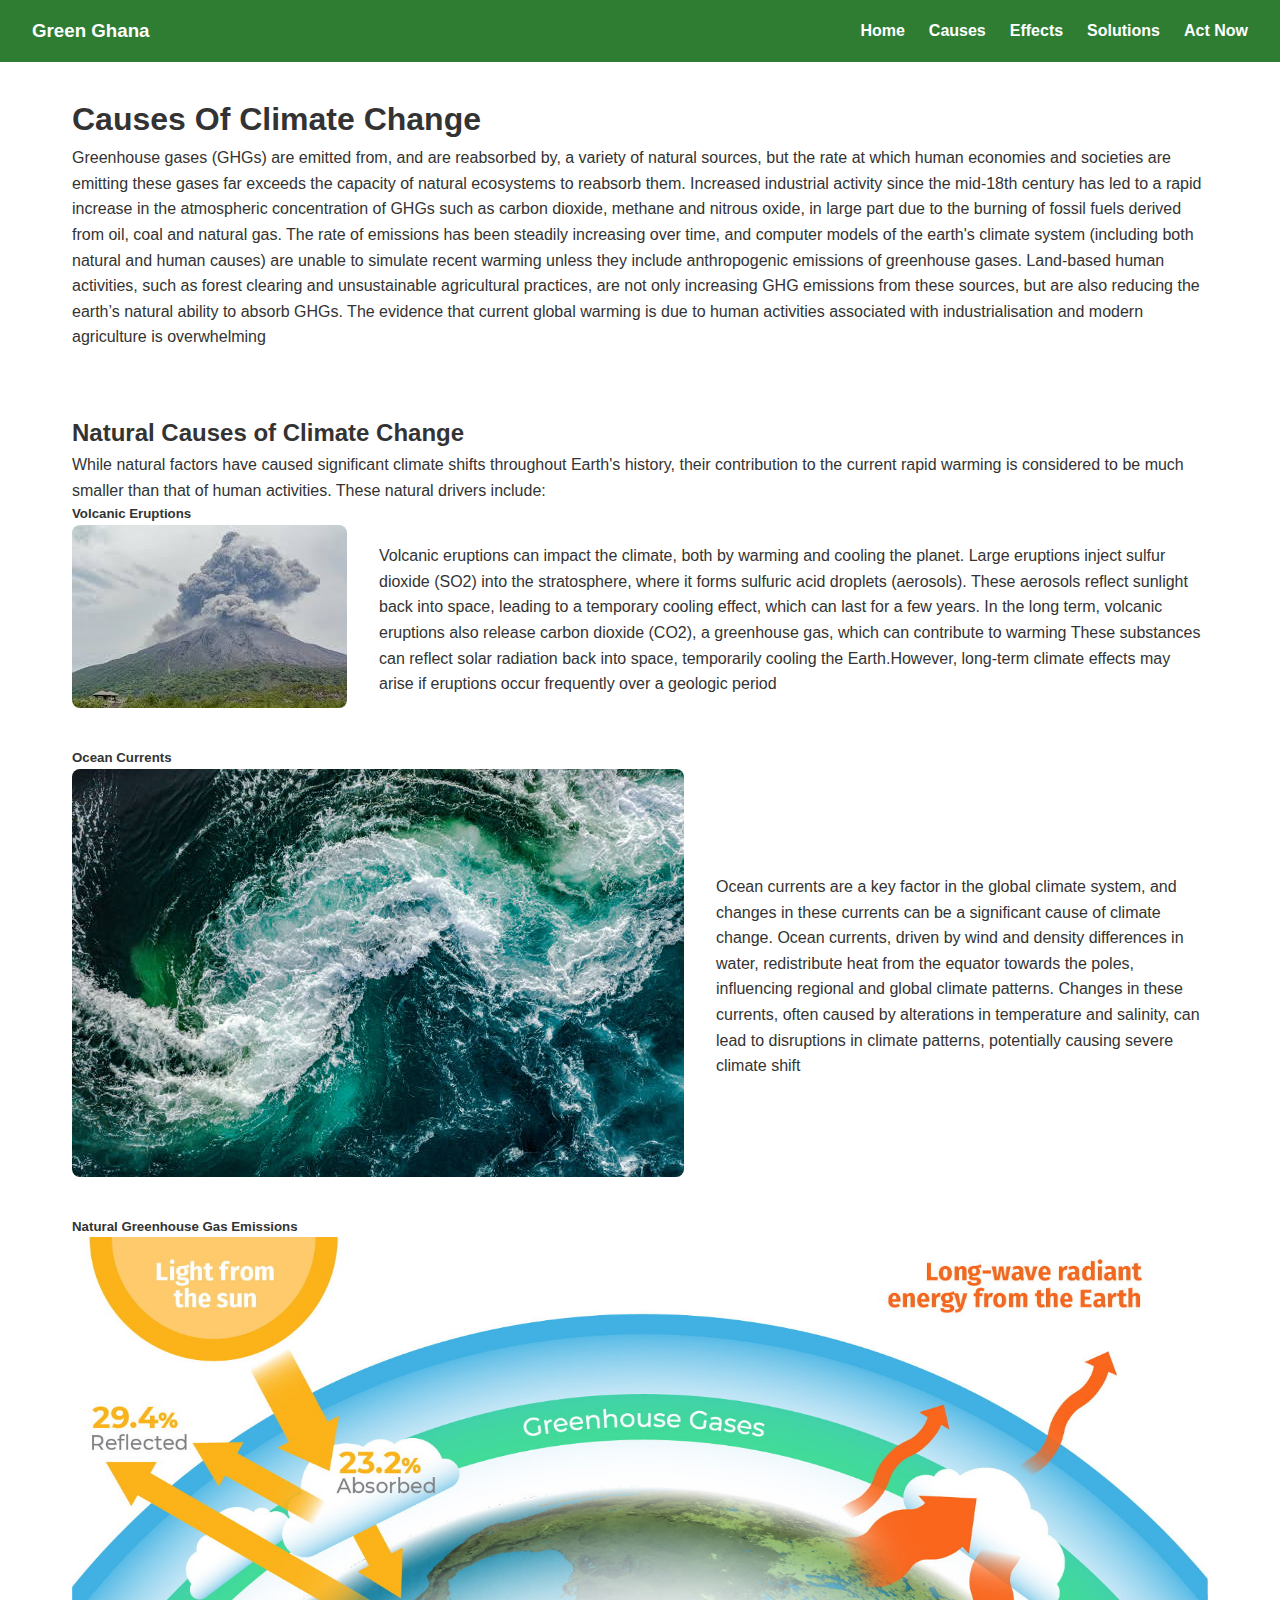
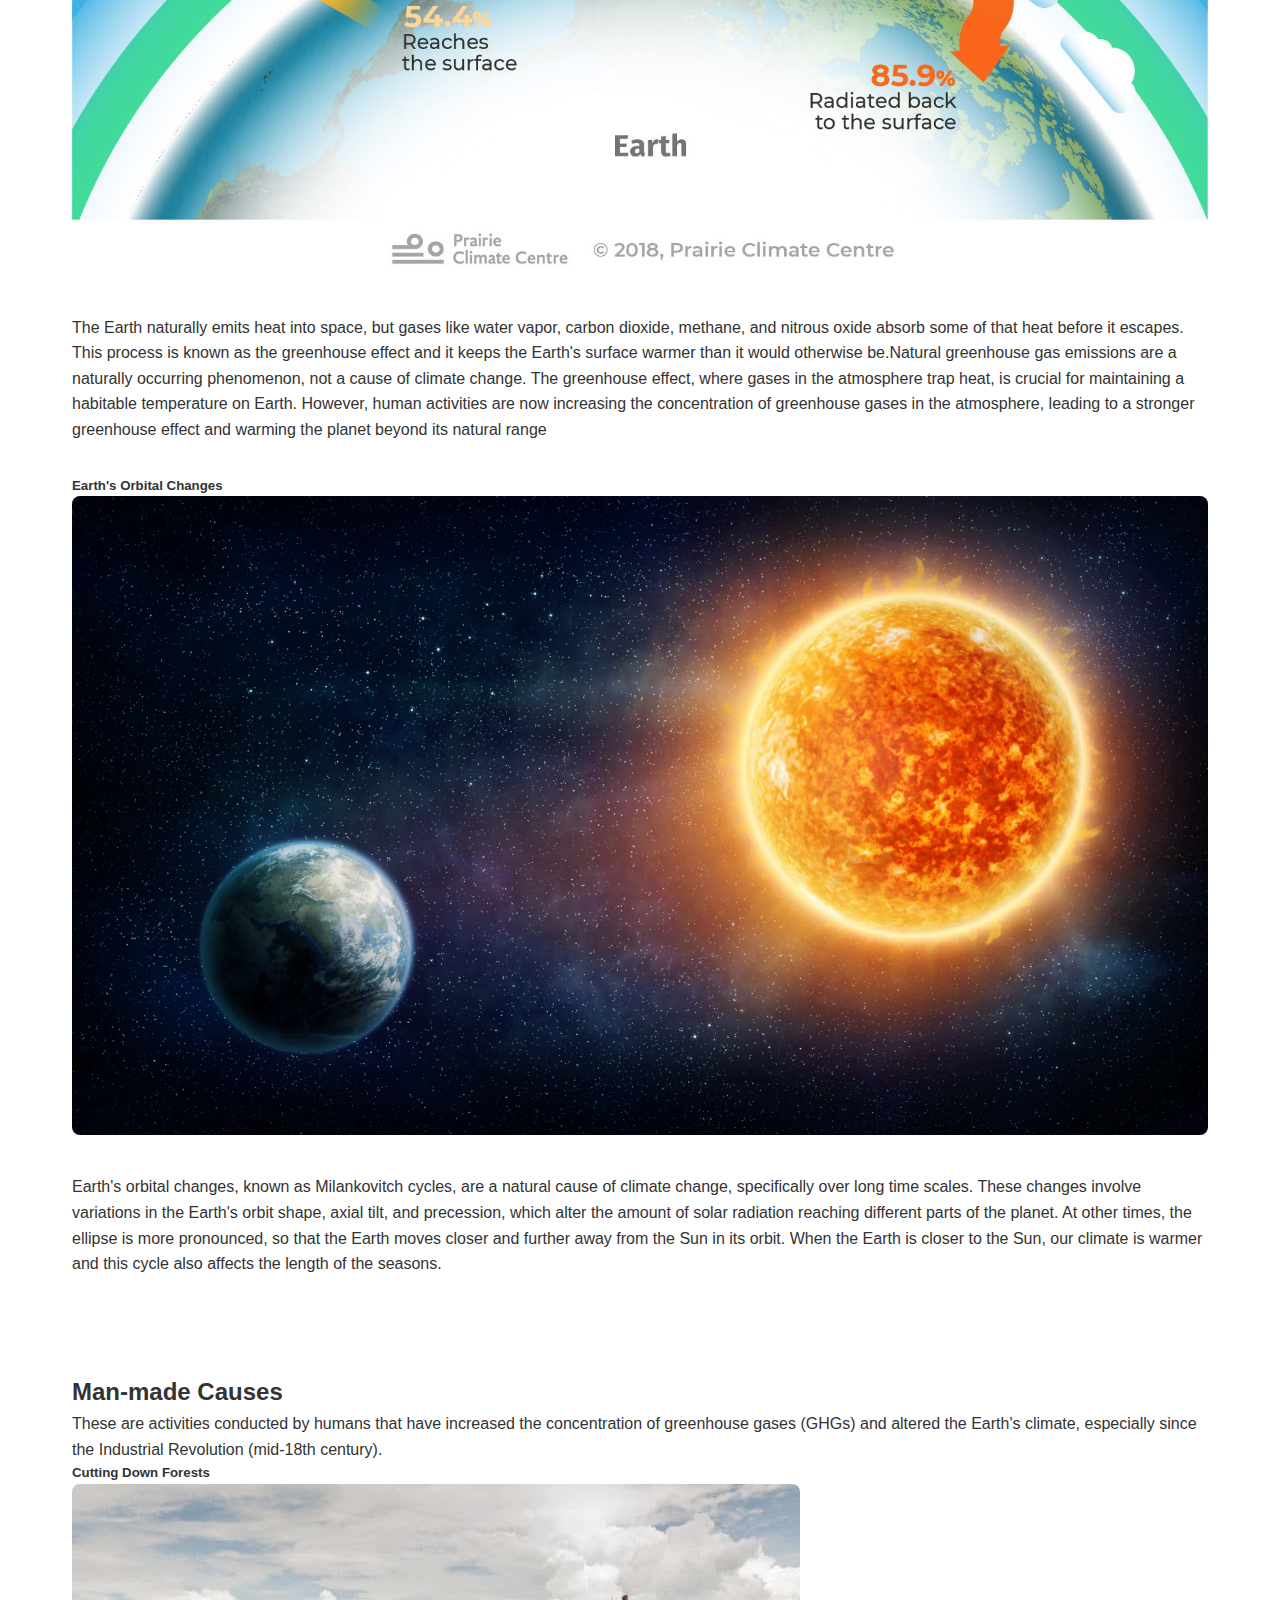
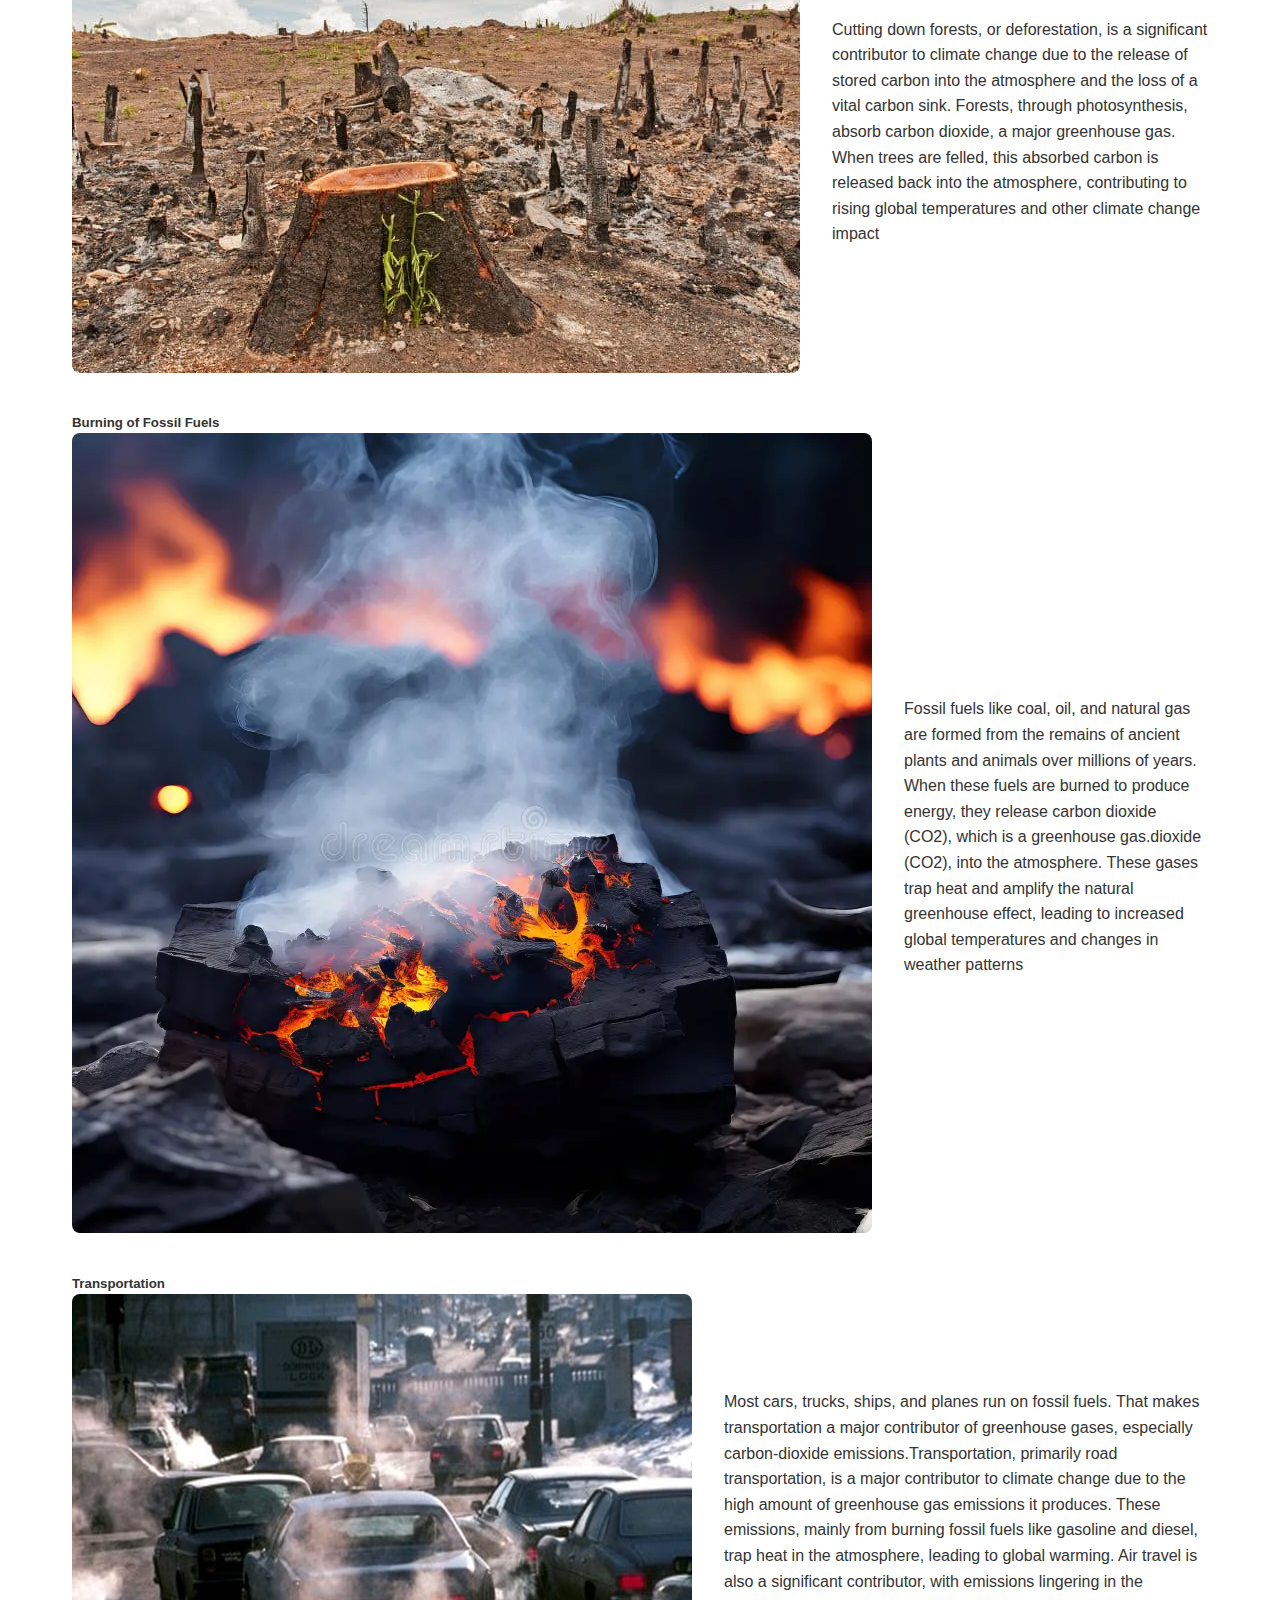
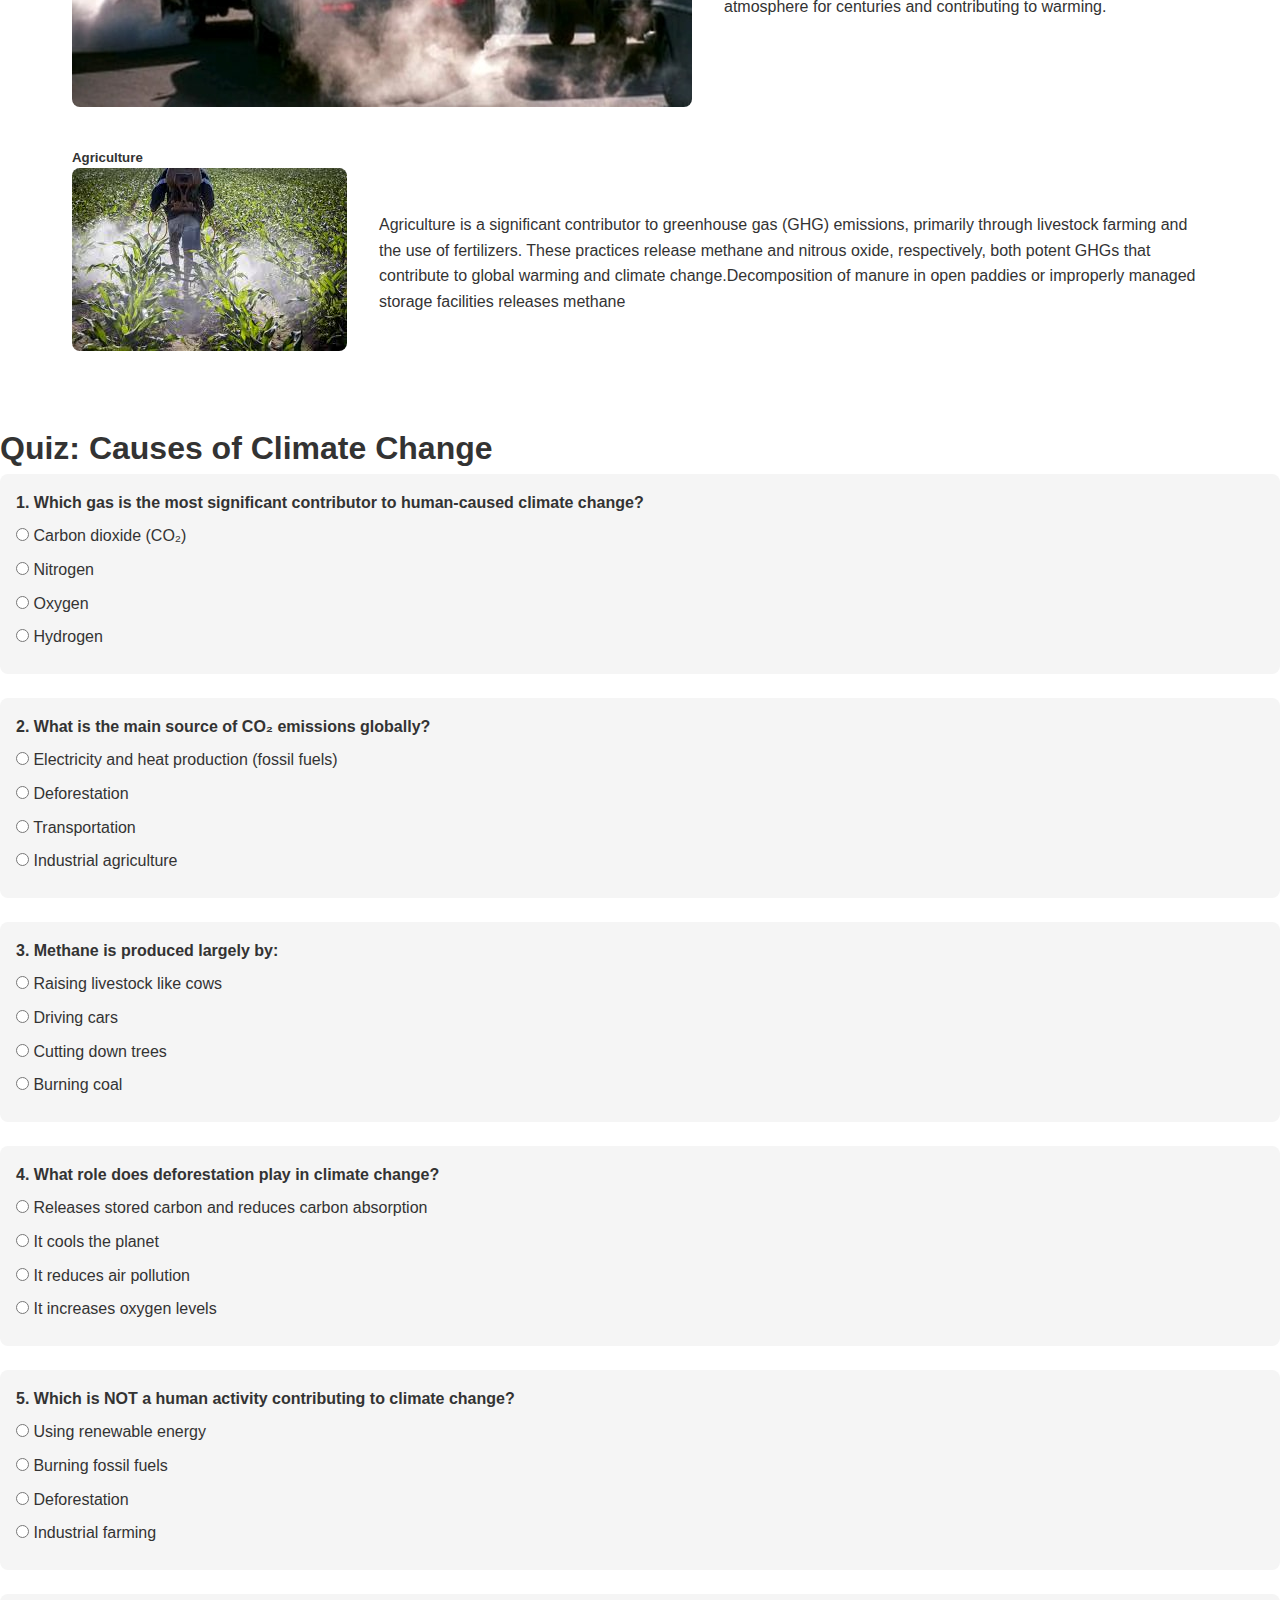
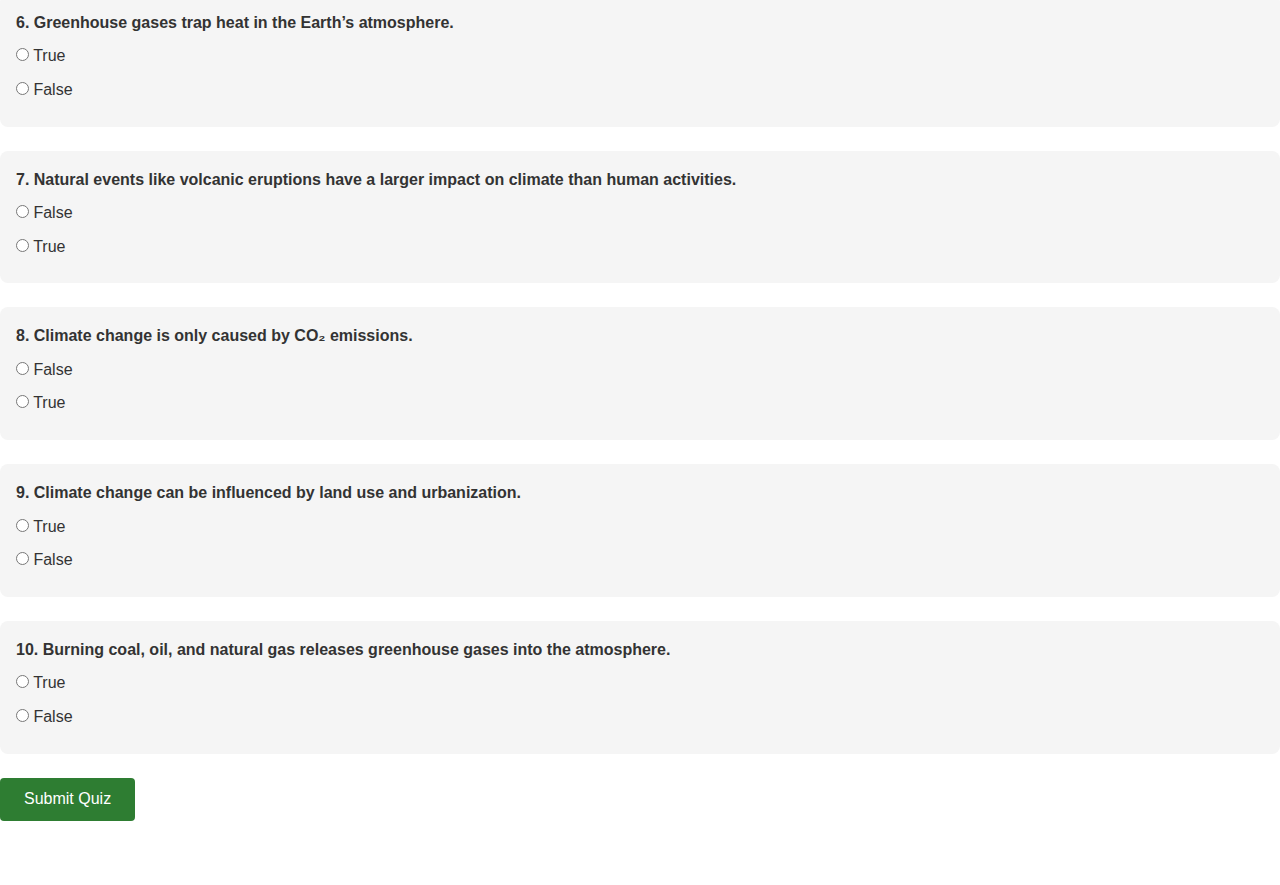
<file: climate/cause.html>
<!DOCTYPE html>
<html lang="en">

<head>
    <meta charset="UTF-8">
    <meta name="viewport" content="width=device-width, initial-scale=1.0">
    <title>Document</title>
    <link rel="stylesheet" href="cauc.css">
</head>

<body>

   <nav>
    <div>
        <h3>Green Ghana</h3>
    </div>
    <button class="menu-toggle">☰</button>
    <div class="nav-links">
        <a href="index.html">Home</a>
        <a href="cause.html">Causes</a>
        <a href="effect.html">Effects</a>
        <a href="solut.html">Solutions</a>
        <a href="act.html">Act Now</a>
    </div>
</nav>
    <div class="home">
        <h1>Causes Of Climate Change</h1>
       
        <p>Greenhouse gases (GHGs) are emitted from, and are reabsorbed by, a variety of natural sources, but the rate
            at which human economies and societies are emitting these gases far exceeds the capacity of natural
            ecosystems to reabsorb them. Increased industrial activity since the mid-18th century has led to a rapid
            increase in the atmospheric concentration of GHGs such as carbon dioxide, methane and nitrous oxide, in
            large part due to the burning of fossil fuels derived from oil, coal and natural gas.

            The rate of emissions has been steadily increasing over time, and computer models of the earth's climate
            system (including both natural and human causes) are unable to simulate recent warming unless they include
            anthropogenic emissions of greenhouse gases.

            Land-based human activities, such as forest clearing and unsustainable agricultural practices, are not only
            increasing GHG emissions from these sources, but are also reducing the earth’s natural ability to absorb
            GHGs. The evidence that current global warming is due to human activities associated with industrialisation
            and modern agriculture is overwhelming</p>
    </div>
    <section class="things">
        <div class="me">
            <div class="tin">
                <h2>Natural Causes of Climate Change</h2>
                
                <p>While natural factors have caused significant climate shifts throughout Earth's history, their
                    contribution to the current rapid warming is considered to be much smaller than that of human
                    activities. These natural drivers include:

                </p>
            </div>
            <section class="container">
                <h5>Volcanic Eruptions</h5>
                <div class="new">
                    <div class="image">
                        <img src="img/v.jpg" alt="">
                    </div>
                    <div class="page">

                        <p>Volcanic eruptions can impact the climate, both by warming and cooling the planet.
                            Large eruptions inject sulfur dioxide (SO2) into the stratosphere, where it forms sulfuric
                            acid droplets (aerosols). These aerosols reflect sunlight back into space, leading to a
                            temporary cooling effect, which can last for a few years. In the long term, volcanic
                            eruptions also release carbon dioxide (CO2), a greenhouse gas, which can contribute to
                            warming
                            These substances can reflect solar radiation back into space, temporarily cooling the
                            Earth.However, long-term climate effects may arise if eruptions occur frequently over a
                            geologic period</p>
                    </div>
                </div>
            </section>
            <section class="container">
                <h5>Ocean Currents</h5>
                <div class="new">
                    <div class="image">
                        <img src="img/v1.jpg" alt="">
                    </div>
                    <div class="page">
                        <p>Ocean currents are a key factor in the global climate system, and changes in these currents
                            can be a
                            significant cause of climate change. Ocean currents, driven by wind and density differences
                            in
                            water, redistribute heat
                            from the equator towards the poles, influencing regional and global climate patterns.
                            Changes in
                            these currents, often caused by alterations in temperature and salinity, can lead
                            to disruptions in climate patterns, potentially causing severe climate shift</p>
                    </div>
                </div>
            </section>
            <section class="container">
                <h5>Natural Greenhouse Gas Emissions</h5>
                <div class="new">
                    <div class="image">
                        <img src="img/v2.jpg" alt="">
                    </div>
                    <div class="page">
                        <p>The Earth naturally emits heat into space, but gases like water vapor, carbon dioxide,
                            methane, and
                            nitrous
                            oxide absorb some of that heat before it escapes. This process is known as the greenhouse
                            effect and
                            it keeps the Earth's surface warmer than it would otherwise be.Natural greenhouse gas
                            emissions are
                            a
                            naturally occurring phenomenon, not a cause of climate change. The greenhouse effect, where
                            gases in
                            the
                            atmosphere trap heat, is crucial for maintaining a habitable temperature on Earth. However,
                            human
                            activities are now increasing the concentration of greenhouse gases in the
                            atmosphere, leading to a stronger greenhouse effect and warming the planet beyond its
                            natural range
                        </p>
                    </div>
                </div>
            </section>
            <section class="container">
                <h5>Earth's Orbital Changes </h5>
                <div class="new">
                    <div class="image">
                        <img src="img/v3.webp" alt="">
                    </div>
                    <div class="page">
                        <p>Earth's orbital changes, known as Milankovitch cycles, are a natural cause of climate change,
                            specifically over long time scales. These changes involve variations in the Earth's orbit
                            shape,
                            axial tilt, and
                            precession, which alter the amount of solar radiation reaching different parts of the
                            planet.
                            At other times, the ellipse is more pronounced, so that the Earth moves closer and further
                            away from the Sun in its orbit. When the Earth is closer to the Sun, our climate is warmer
                            and this cycle also affects the length of the seasons.

                        </p>
                    </div>
                </div>
            </section>

    </section>
    <section class="things">
        <div class="me">
            <div class="tin">
                <h2>Man-made Causes</h2>
                <p>These are activities conducted by humans that have increased the concentration of greenhouse gases
                    (GHGs) and altered
                    the Earth's climate, especially since the Industrial Revolution (mid-18th century).</p>


            </div>
            <section class="container">
                <h5>Cutting Down Forests</h5>
                <div class="new">
                    <div class="image">
                        <img src="img/v7.jpg" alt="">
                    </div>
                    <div class="page">
                        <p>Cutting down forests, or deforestation, is a significant contributor to climate change due to
                            the release of stored carbon into the atmosphere and the loss of a vital carbon sink.
                            Forests,
                            through photosynthesis, absorb carbon dioxide, a major greenhouse gas. When trees are
                            felled,
                            this absorbed carbon is released back into the atmosphere,
                            contributing to rising global temperatures and other climate change impact</p>
                    </div>
                </div>
            </section>
            <section class="container">
                <h5>Burning of Fossil Fuels</h5>
                <div class="new">
                    <div class="image">
                        <img src="img/v6.webp" alt="">
                    </div>
                    <div class="page">
                        <p>Fossil fuels like coal, oil, and natural gas are formed from the remains of ancient plants
                            and
                            animals over millions of years. When these fuels are burned to produce
                            energy, they release carbon dioxide (CO2), which is a greenhouse gas.dioxide (CO2), into the
                            atmosphere. These gases trap heat and amplify the natural greenhouse effect, leading to
                            increased
                            global temperatures and changes in weather patterns</p>
                    </div>
                </div>
            </section>
            <section class="container">
                <h5>Transportation</h5>
                <div class="new">
                    <div class="image">

                        <img src="img/v5.jpg" alt="">
                    </div>
                    <div class="page">
                        <p> Most cars, trucks, ships, and planes run on fossil fuels. That makes transportation a major
                            contributor of greenhouse gases,
                            especially carbon-dioxide emissions.Transportation, primarily road transportation, is a
                            major
                            contributor to climate change due to the high amount of greenhouse gas emissions it
                            produces. These
                            emissions, mainly from burning fossil fuels like gasoline and diesel, trap heat in the
                            atmosphere,
                            leading to global warming. Air travel is also a significant contributor, with
                            emissions lingering in the atmosphere for centuries and contributing to warming.</p>
                    </div>
                </div>
            </section>
            <section class="container">
                <h5>Agriculture</h5>
                <div class="new">
                    <div class="image">
                        <img src="img/v4.jpg" alt="">
                    </div>
                    <div class="page">
                        <p>Agriculture is a significant contributor to greenhouse gas (GHG) emissions, primarily through
                            livestock
                            farming and the use of fertilizers. These practices release methane and nitrous oxide,
                            respectively,
                            both potent GHGs that contribute to
                            global warming and climate change.Decomposition of manure in open paddies or improperly
                            managed
                            storage facilities releases methane</p>
                    </div>
                </div>
            </section>
        </div>
    </section>
        <h1>Quiz: Causes of Climate Change</h1>
  <form id="quizForm">
    <div class="question">
      <div class="question-title">1. Which gas is the most significant contributor to human-caused climate change?</div>
      <label><input type="radio" name="q1" value="c"> Carbon dioxide (CO₂)</label>
      <label><input type="radio" name="q1" value="a"> Nitrogen</label>
      <label><input type="radio" name="q1" value="b"> Oxygen</label>
      <label><input type="radio" name="q1" value="d"> Hydrogen</label>
    </div>

    <div class="question">
      <div class="question-title">2. What is the main source of CO₂ emissions globally?</div>
      <label><input type="radio" name="q2" value="c"> Electricity and heat production (fossil fuels)</label>
      <label><input type="radio" name="q2" value="a"> Deforestation</label>
      <label><input type="radio" name="q2" value="b"> Transportation</label>
      <label><input type="radio" name="q2" value="d"> Industrial agriculture</label>
    </div>

    <div class="question">
      <div class="question-title">3. Methane is produced largely by:</div>
      <label><input type="radio" name="q3" value="b"> Raising livestock like cows</label>
      <label><input type="radio" name="q3" value="a"> Driving cars</label>
      <label><input type="radio" name="q3" value="c"> Cutting down trees</label>
      <label><input type="radio" name="q3" value="d"> Burning coal</label>
    </div>

    <div class="question">
      <div class="question-title">4. What role does deforestation play in climate change?</div>
      <label><input type="radio" name="q4" value="d"> Releases stored carbon and reduces carbon absorption</label>
      <label><input type="radio" name="q4" value="a"> It cools the planet</label>
      <label><input type="radio" name="q4" value="b"> It reduces air pollution</label>
      <label><input type="radio" name="q4" value="c"> It increases oxygen levels</label>
    </div>

    <div class="question">
      <div class="question-title">5. Which is NOT a human activity contributing to climate change?</div>
      <label><input type="radio" name="q5" value="b"> Using renewable energy</label>
      <label><input type="radio" name="q5" value="a"> Burning fossil fuels</label>
      <label><input type="radio" name="q5" value="c"> Deforestation</label>
      <label><input type="radio" name="q5" value="d"> Industrial farming</label>
    </div>

    <div class="question">
      <div class="question-title">6. Greenhouse gases trap heat in the Earth’s atmosphere.</div>
      <label><input type="radio" name="q6" value="true"> True</label>
      <label><input type="radio" name="q6" value="false"> False</label>
    </div>

    <div class="question">
      <div class="question-title">7. Natural events like volcanic eruptions have a larger impact on climate than human activities.</div>
      <label><input type="radio" name="q7" value="false"> False</label>
      <label><input type="radio" name="q7" value="true"> True</label>
    </div>

    <div class="question">
      <div class="question-title">8. Climate change is only caused by CO₂ emissions.</div>
      <label><input type="radio" name="q8" value="false"> False</label>
      <label><input type="radio" name="q8" value="true"> True</label>
    </div>

    <div class="question">
      <div class="question-title">9. Climate change can be influenced by land use and urbanization.</div>
      <label><input type="radio" name="q9" value="true"> True</label>
      <label><input type="radio" name="q9" value="false"> False</label>
    </div>

    <div class="question">
      <div class="question-title">10. Burning coal, oil, and natural gas releases greenhouse gases into the atmosphere.</div>
      <label><input type="radio" name="q10" value="true"> True</label>
      <label><input type="radio" name="q10" value="false"> False</label>
    </div>

    <button type="button" onclick="checkAnswers()">Submit Quiz</button>
  </form>

  <div id="results"></div>

  <script>
    document.querySelector('.menu-toggle').addEventListener('click', function() {
        document.querySelector('.nav-links').classList.toggle('active');
    });

    const correctAnswers = {
      q1: "c",
      q2: "c",
      q3: "b",
      q4: "d",
      q5: "b",
      q6: "true",
      q7: "false",
      q8: "false",
      q9: "true",
      q10: "true"
    };

    function checkAnswers() {
      let score = 0;
      const form = document.forms.quizForm;

      for (let key in correctAnswers) {
        if (form[key].value === correctAnswers[key]) {
          score++;
        }
      }

      const total = Object.keys(correctAnswers).length;
      document.getElementById("results").textContent = `You scored ${score} out of ${total}.`;
      alert('Great work done');
    }

    
  document.addEventListener('DOMContentLoaded', () => {
    const toggle = document.querySelector('.menu-toggle');
    const navLinks = document.querySelector('.nav-links');

    toggle.addEventListener('click', () => {
      navLinks.classList.toggle('active');
    });
  });


</script>

</body>

</html>
</file>
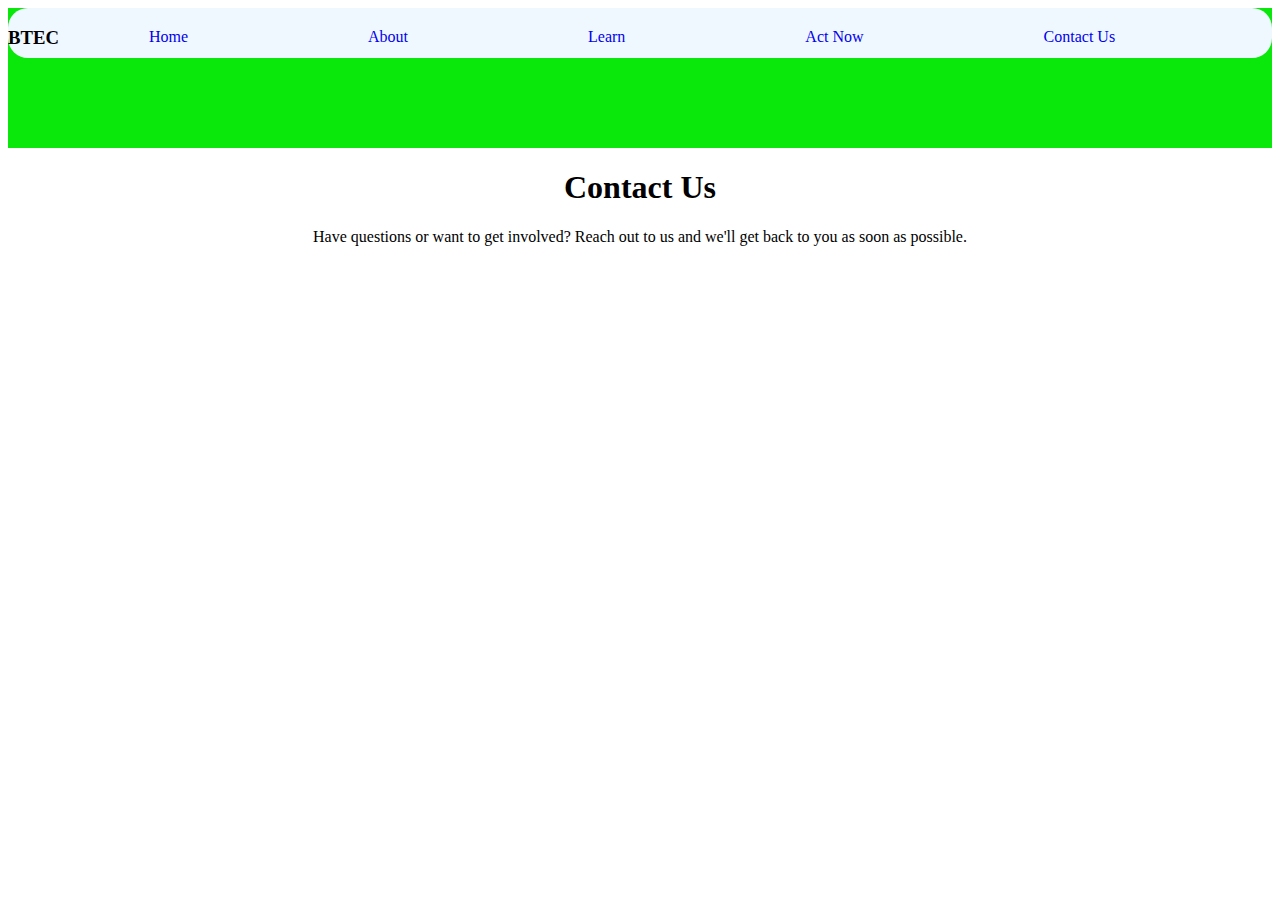
<file: climate/cont.html>
<!DOCTYPE html>
<html lang="en">
<head>
    <meta charset="UTF-8">
    <meta name="viewport" content="width=device-width, initial-scale=1.0">
    <title>Document</title>
    <link rel="stylesheet" href="tact.css">
</head>
<body>
    <div class="bad">
    <nav>
        <h3>BTEC</h3>
       
        <a href="index.html">Home</a>
        <a href="about.html">About</a>
        <a href="learn.html">Learn</a>
        <a href="act.html">Act Now</a>
        <a href="cont.html">Contact Us</a>
         
    </nav>
    </div>
    <div class="act">
   <h1>Contact Us</h1> 
<p>Have questions or want to get involved? Reach out to us and we'll get back to you as soon as possible.</p>
    </div>
</body>
</html>
</file>
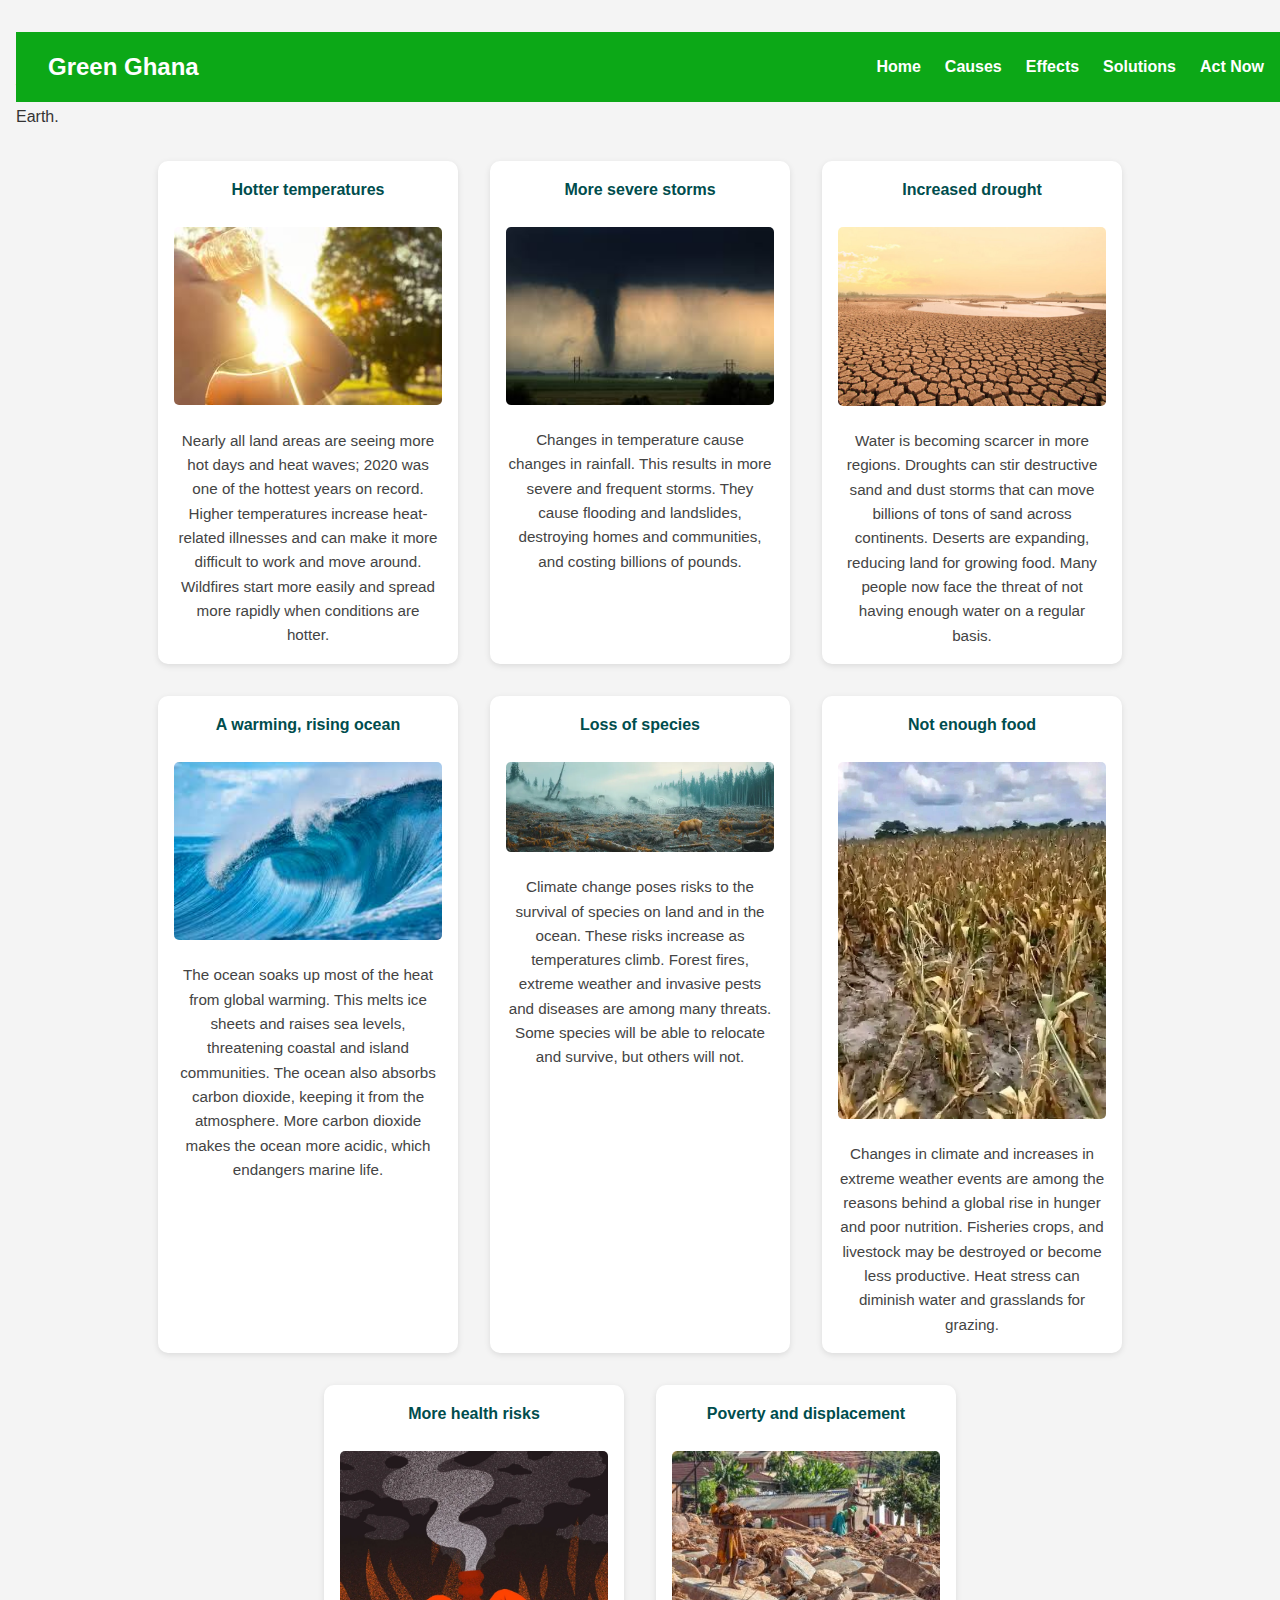
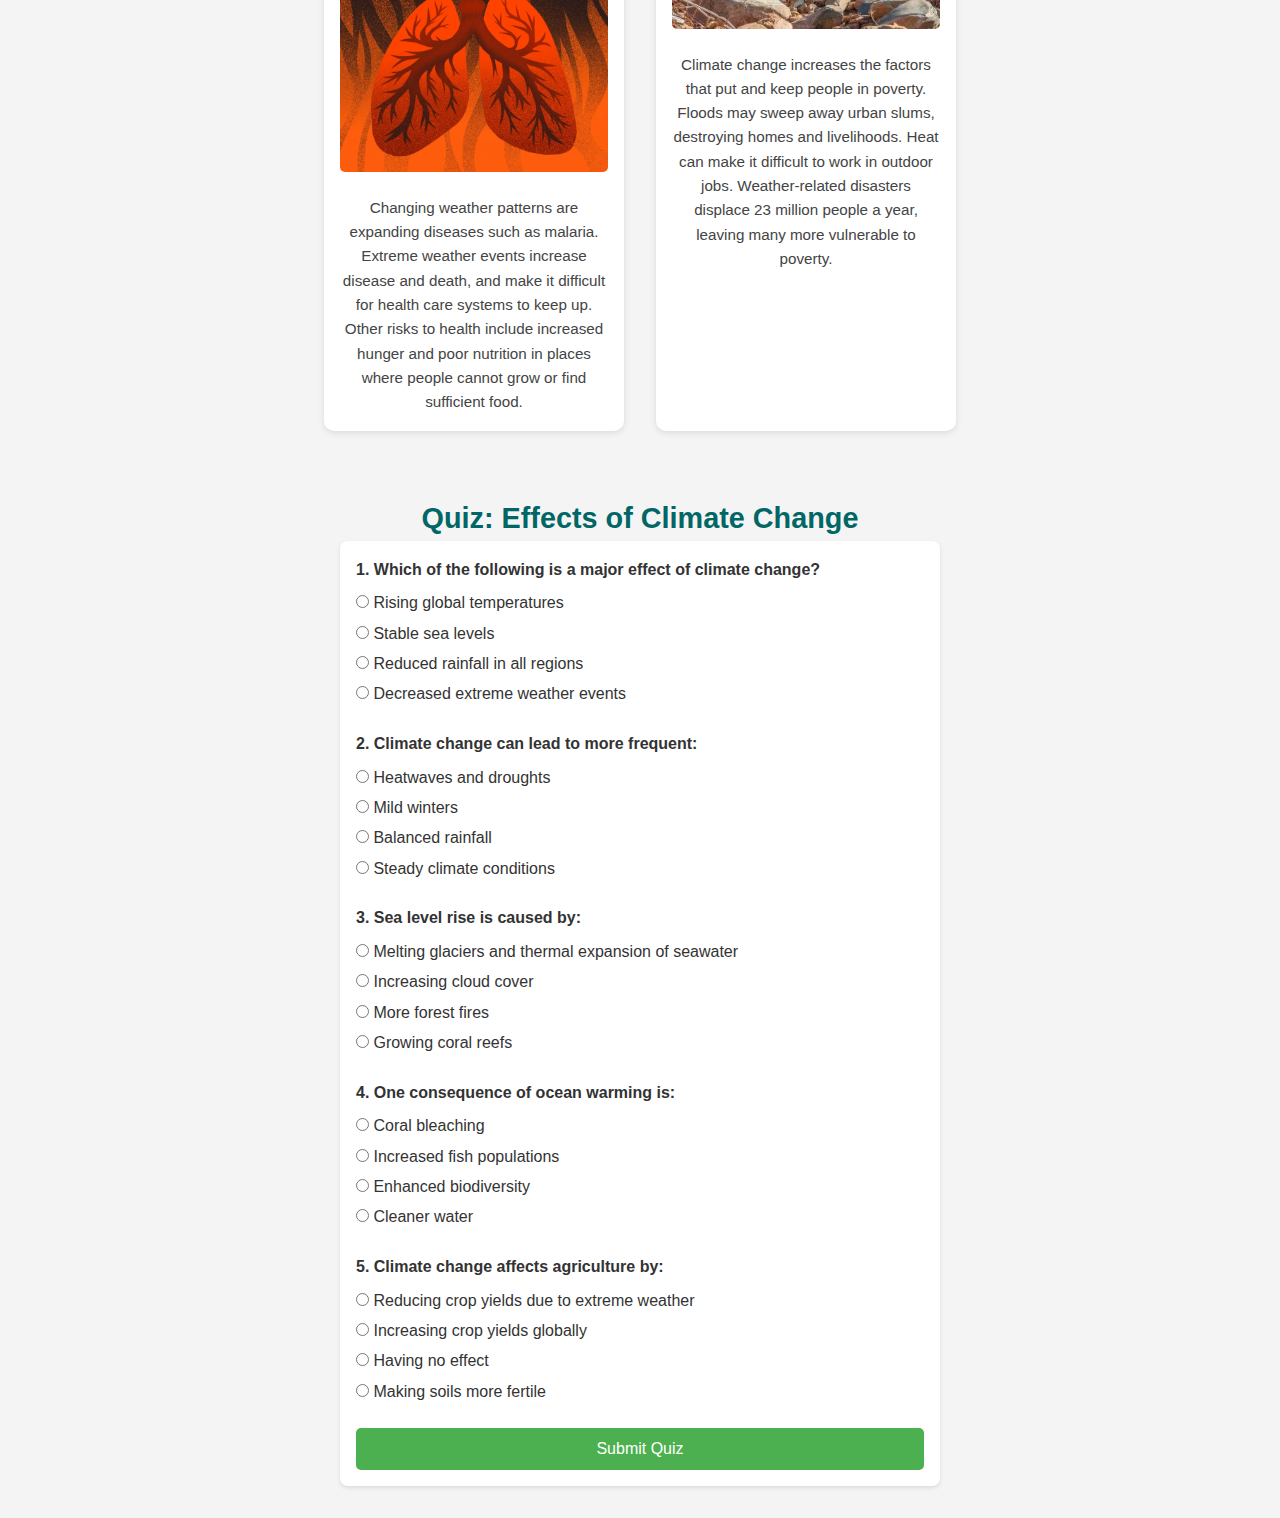
<file: climate/effect.html>
<!DOCTYPE html>
<html lang="en">
<head>
    <meta charset="UTF-8">
    <meta name="viewport" content="width=device-width, initial-scale=1.0">
    <title>Document</title>
    <link rel="stylesheet" href="fect.css">
</head>
<body>
     <nav>

        <div>
            <h3>Green Ghana</h3>
        </div>
        <div class="nav-links">
            <a href="index.html">Home</a>
            <a href="cause.html">Causes</a>
            <a href="effect.html">Effects</a>
            <a href="solut.html">Solutions</a>
            <a href="act.html">Act Now</a>

        </div>
    </nav>
    <h1>Effects Of Climate Change</h1>
    <p>Warmer temperatures over time are changing weather patterns and disrupting the usual balance of nature.
        This poses many risks to human beings and all other forms of life on Earth. 
    </p>
    <section>
        <div>
            <h4>Hotter temperatures </h4>
            <img src="img/g1.jpg" alt="">
            <p>Nearly all land areas are seeing more hot days and heat waves; 2020 was one of the hottest years on record. Higher temperatures increase heat-related illnesses and can make it more difficult to work and move around. Wildfires start more easily and spread more rapidly when conditions are hotter. </p>
        </div>
        <div>
            <h4> More severe storms</h4>
            <img src="img/g2.jpg" alt="">
            <p>Changes in temperature cause changes in rainfall. This results in more severe and frequent storms. They cause flooding and landslides, destroying homes and communities, and costing billions of pounds.</p>
        </div>
        <div>
            <h4>Increased drought</h4>
            <img src="img/g3.jpg" alt="">
            <p>Water is becoming scarcer in more regions. Droughts can stir destructive sand and dust storms that can move billions of tons of sand across continents. Deserts are expanding, reducing land for growing food. Many people now face the threat of not having enough water on a regular basis.</p>
        </div>
        <div>
            <h4>A warming, rising ocean</h4>
            <img src="img/o.jfif" alt="">
            <p>The ocean soaks up most of the heat from global warming. This melts ice sheets and raises sea levels, threatening coastal and island communities. The ocean also absorbs carbon dioxide, keeping it from the atmosphere. More carbon dioxide makes the ocean more acidic, which endangers marine life.</p>
        </div>
        <div>
            <h4>Loss of species</h4>
            <img src="img/o2.webp" alt="">
            <p>Climate change poses risks to the survival of species on land and in the ocean. These risks increase as temperatures climb. Forest fires, extreme weather and invasive pests and diseases are among many threats. Some species will be able to relocate and survive, but others will not.</p>

        </div>
        <div>
            <h4>Not enough food</h4>
            <img src="img/o1.webp" alt="">
            <p>Changes in climate and increases in extreme weather events are among the reasons behind a global rise in hunger and poor nutrition. Fisheries crops, and livestock may be destroyed or become less productive. Heat stress can diminish water and grasslands for grazing.</p>
        </div>
        <div>
            <h4>More health risks</h4>
            <img src="img/o3.webp" alt="">
            <p>Changing weather patterns are expanding diseases such as malaria. Extreme weather events increase disease and death, and make it difficult for health care systems to keep up. Other risks to health include increased hunger and poor nutrition in places where people cannot grow or find sufficient food.</p>
        </div>
        <div>
            <h4>Poverty and displacement</h4>
            <img src="img/o4.jpg" alt="">
            <p>Climate change increases the factors that put and keep people in poverty. Floods may sweep away urban slums, destroying homes and livelihoods. Heat can make it difficult to work in outdoor jobs. Weather-related disasters displace 23 million people a year, leaving many more vulnerable to poverty.</p>
        </div>
    </section>
     <h1>Quiz: Effects of Climate Change</h1>
  <form id="quizForm">
    <div class="question">
      <div class="question-title">1. Which of the following is a major effect of climate change?</div>
      <label><input type="radio" name="q1" value="a"> Rising global temperatures</label>
      <label><input type="radio" name="q1" value="b"> Stable sea levels</label>
      <label><input type="radio" name="q1" value="c"> Reduced rainfall in all regions</label>
      <label><input type="radio" name="q1" value="d"> Decreased extreme weather events</label>
    </div>

    <div class="question">
      <div class="question-title">2. Climate change can lead to more frequent:</div>
      <label><input type="radio" name="q2" value="c"> Heatwaves and droughts</label>
      <label><input type="radio" name="q2" value="a"> Mild winters</label>
      <label><input type="radio" name="q2" value="b"> Balanced rainfall</label>
      <label><input type="radio" name="q2" value="d"> Steady climate conditions</label>
    </div>

    <div class="question">
      <div class="question-title">3. Sea level rise is caused by:</div>
      <label><input type="radio" name="q3" value="d"> Melting glaciers and thermal expansion of seawater</label>
      <label><input type="radio" name="q3" value="a"> Increasing cloud cover</label>
      <label><input type="radio" name="q3" value="b"> More forest fires</label>
      <label><input type="radio" name="q3" value="c"> Growing coral reefs</label>
    </div>

    <div class="question">
      <div class="question-title">4. One consequence of ocean warming is:</div>
      <label><input type="radio" name="q4" value="a"> Coral bleaching</label>
      <label><input type="radio" name="q4" value="b"> Increased fish populations</label>
      <label><input type="radio" name="q4" value="c"> Enhanced biodiversity</label>
      <label><input type="radio" name="q4" value="d"> Cleaner water</label>
    </div>

    <div class="question">
      <div class="question-title">5. Climate change affects agriculture by:</div>
      <label><input type="radio" name="q5" value="b"> Reducing crop yields due to extreme weather</label>
      <label><input type="radio" name="q5" value="a"> Increasing crop yields globally</label>
      <label><input type="radio" name="q5" value="c"> Having no effect</label>
      <label><input type="radio" name="q5" value="d"> Making soils more fertile</label>
    </div>

    <button type="button" onclick="checkAnswers()">Submit Quiz</button>
  </form>

  <div id="results"></div>

  <script>
    const correctAnswers = {
      q1: "a",
      q2: "c",
      q3: "d",
      q4: "a",
      q5: "b"
    };

    function checkAnswers() {
      if (!confirm("Are you sure you want to submit the quiz?")) {
        return;
      }
alert('Great work done');
      let score = 0;
      const form = document.forms.quizForm;
      let wrongFeedback = "";

      for (let key in correctAnswers) {
        const questionContainer = document.getElementById(`${key}-container`);
        const userAnswer = form[key].value;

        
        const oldFeedback = questionContainer.querySelector(".wrong-answer");
        if (oldFeedback) {
          questionContainer.removeChild(oldFeedback);
        }

        if (userAnswer === correctAnswers[key]) {
          score++;
        } else {
          const wrongMsg = document.createElement("div");
          wrongMsg.className = "wrong-answer";
          wrongMsg.textContent = `Incorrect. Correct answer: ${correctAnswers[key]}`;
          questionContainer.appendChild(wrongMsg);
        }
      }

      const total = Object.keys(correctAnswers).length;
      document.getElementById("results").textContent = `Well done! You got ${score} out of ${total} correct.`;
       
    }
  </script>
</body>
</html>
</file>
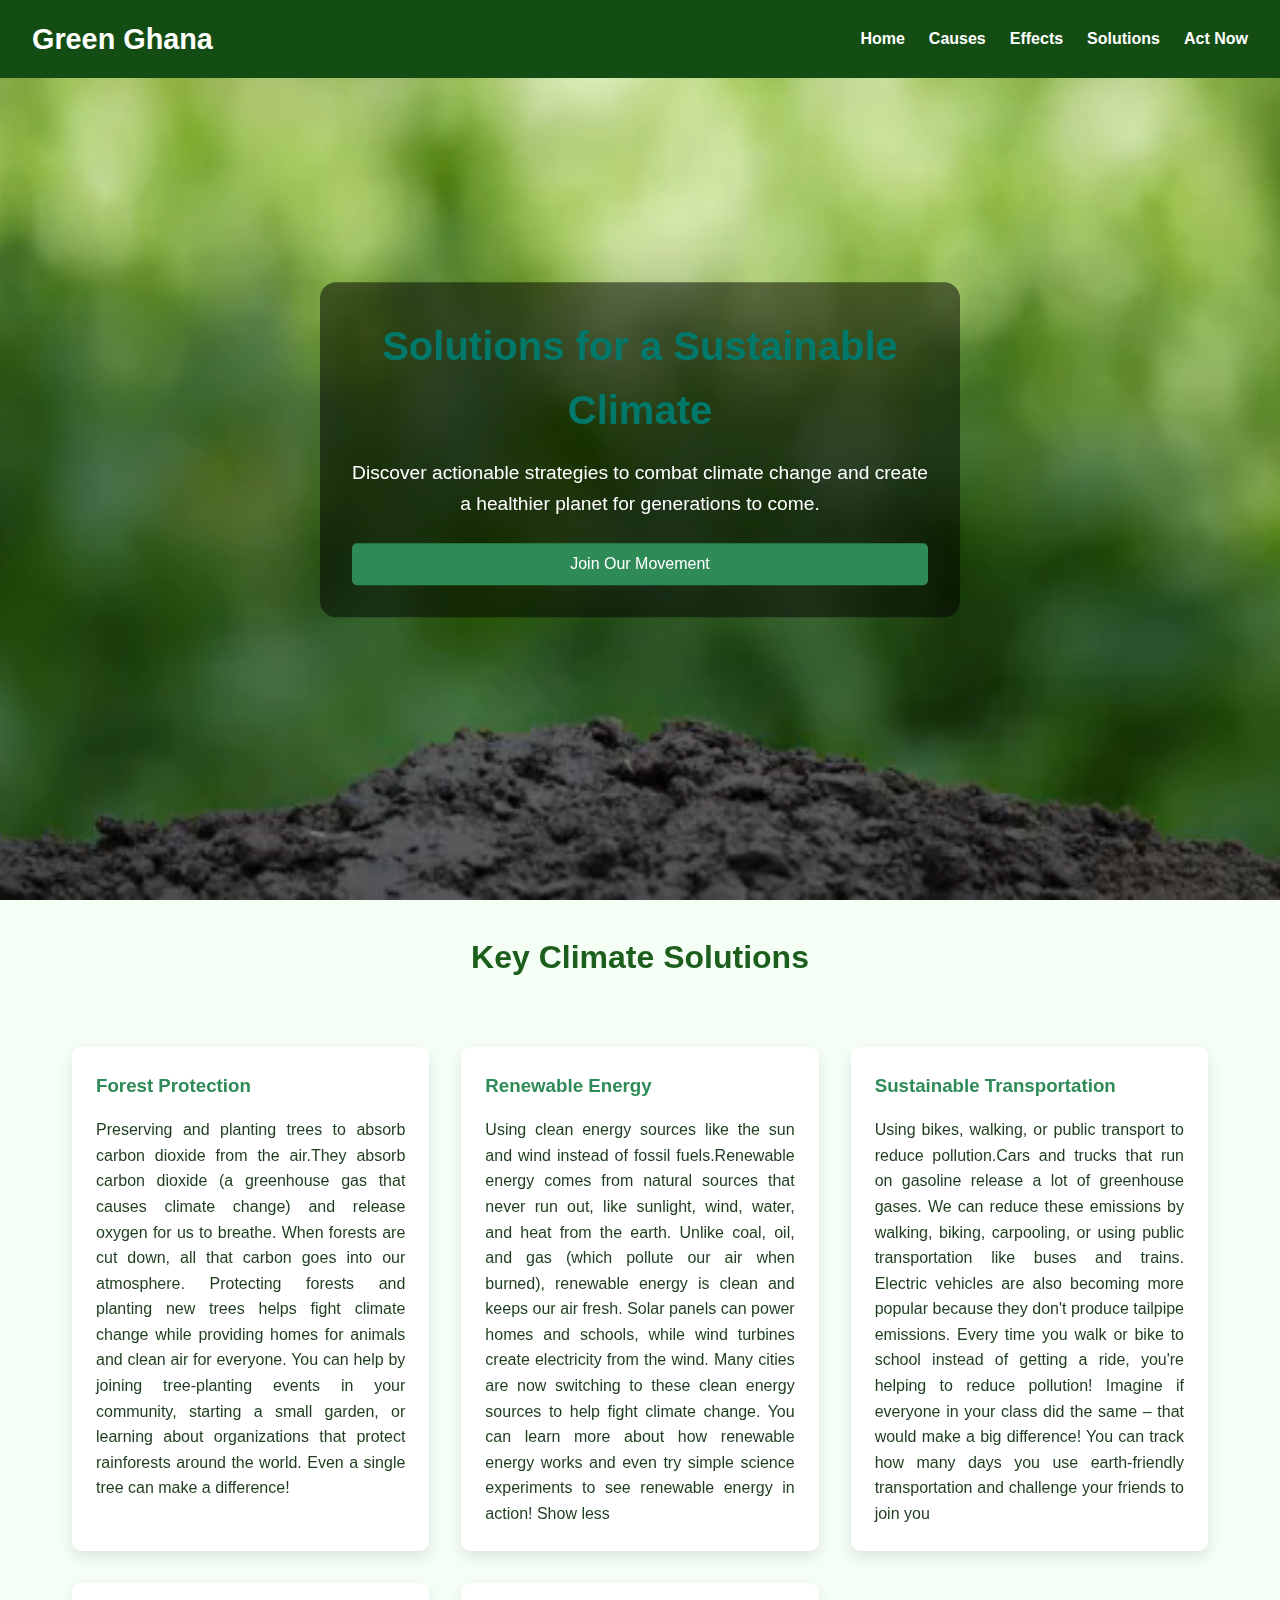
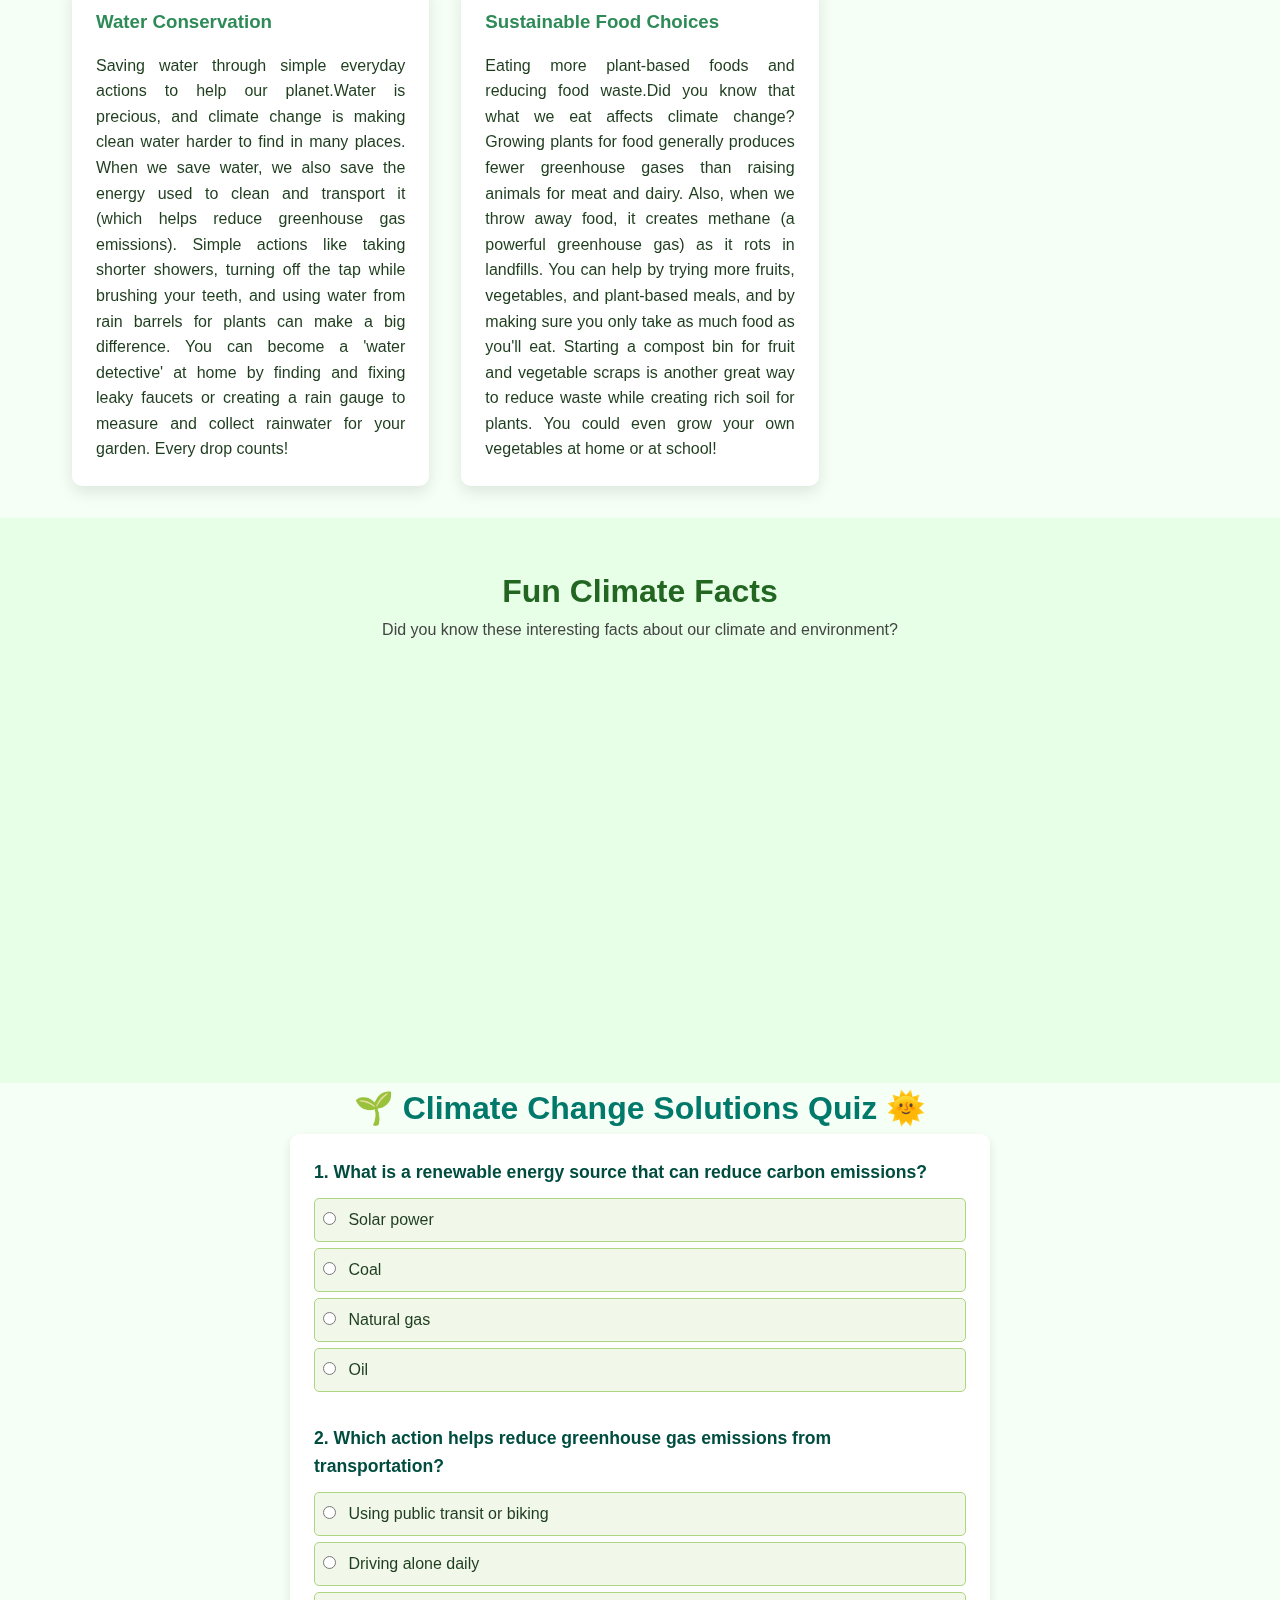
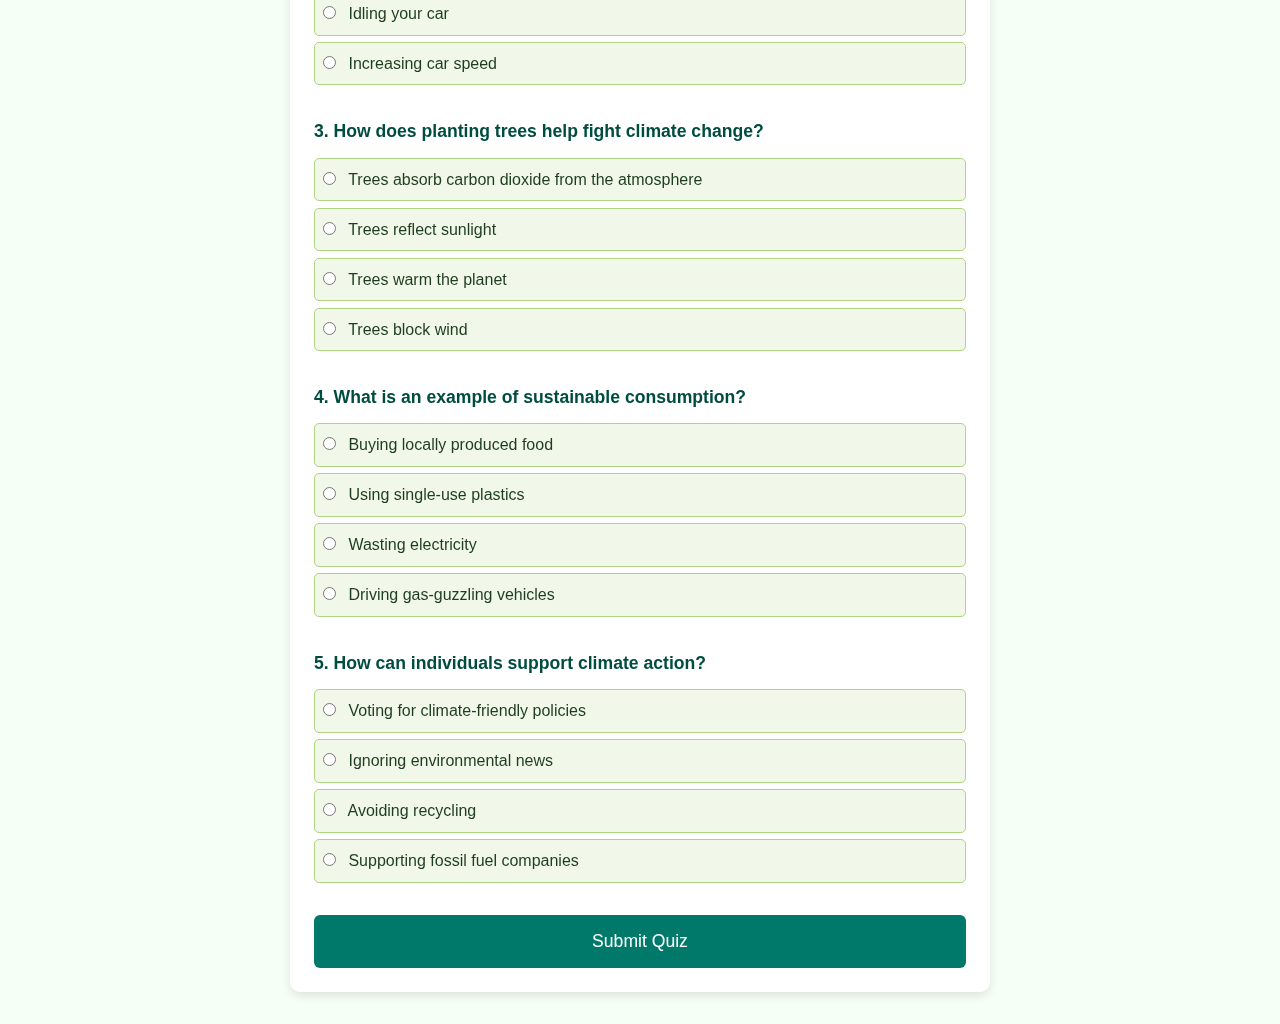
<file: climate/solut.html>
<!DOCTYPE html>
<html lang="en">

<head>
    <meta charset="UTF-8">
    <meta name="viewport" content="width=device-width, initial-scale=1.0">
    <title>Document</title>
    <link rel="stylesheet" href="sol.css">
</head>

<body>
    <nav>

        <div>
            <h3>Green Ghana</h3>
        </div>
        <div class="nav-links">
            <a href="index.html">Home</a>
            <a href="cause.html">Causes</a>
            <a href="effect.html">Effects</a>
            <a href="solut.html">Solutions</a>
            <a href="act.html">Act Now</a>

        </div>
    </nav>

    <section class="vid">
        <div class="video-text">
            <h1>Solutions for a Sustainable Climate</h1>
            <p>Discover actionable strategies to combat climate change and create a healthier 
                planet for generations to come.</p>
                <button>Join Our Movement</button>
        </div>
        <video autoplay loop muted plays-inline class="background-clip" width="100%">
            <source
                src="Hand holding young plant tree on fertile soil in garden   Free HD Video Clips & Stock Video Footage.mp4"
                type="video/mp4" width="100%" height="100vh">
        </video>   
    </section>
    <section class="sec">
    <h2 class="text">Key Climate Solutions</h2>
    </section>    
                <div class="solutions-grid">
                     <div class="solution-card" >
                        
                        <h3>Forest Protection</h3>
                        <p>Preserving and planting trees to absorb carbon dioxide from the air.They absorb carbon dioxide (a greenhouse gas that causes climate change) and release oxygen for us to breathe. When forests are cut down, all that carbon goes into our atmosphere. Protecting forests and planting new trees helps fight climate change while providing homes for animals and clean air for everyone. You can help by joining tree-planting events in your community, starting a small garden, or learning about organizations that protect rainforests around the world. Even a single tree can make a difference!</p>
                       
                        
                    </div>
                    <div class="solution-card" >
                       
                        <h3>Renewable Energy</h3>
                        <p>Using clean energy sources like the sun and wind instead of fossil fuels.Renewable energy comes from natural sources that never run out, like sunlight, wind, water, and heat from the earth. Unlike coal, oil, and gas (which pollute our air when burned), renewable energy is clean and keeps our air fresh. Solar panels can power homes and schools, while wind turbines create electricity from the wind. Many cities are now switching to these clean energy sources to help fight climate change. You can learn more about how renewable energy works and even try simple science experiments to see renewable energy in action!

Show less</p>
                        
                        
                    </div>

                   

                    <div class="solution-card" >
                        
                        <h3>Sustainable Transportation</h3>
                        <p>Using bikes, walking, or public transport to reduce pollution.Cars and trucks that run on gasoline release a lot of greenhouse gases. We can reduce these emissions by walking, biking, carpooling, or using public transportation like buses and trains. Electric vehicles are also becoming more popular because they don't produce tailpipe emissions. Every time you walk or bike to school instead of getting a ride, you're helping to reduce pollution! Imagine if everyone in your class did the same – that would make a big difference! You can track how many days you use earth-friendly transportation and challenge your friends to join you</p>
                      
                        
                    </div>

                    <div class="solution-card" >
                        
                        <h3>Water Conservation</h3>
                        <p>Saving water through simple everyday actions to help our planet.Water is precious, and climate change is making clean water harder to find in many places. When we save water, we also save the energy used to clean and transport it (which helps reduce greenhouse gas emissions). Simple actions like taking shorter showers, turning off the tap while brushing your teeth, and using water from rain barrels for plants can make a big difference. You can become a 'water detective' at home by finding and fixing leaky faucets or creating a rain gauge to measure and collect rainwater for your garden. Every drop counts!</p>
                        
                        
                    </div>

                    <div class="solution-card" >
                       
                        <h3>Sustainable Food Choices</h3>
                        <p>Eating more plant-based foods and reducing food waste.Did you know that what we eat affects climate change? Growing plants for food generally produces fewer greenhouse gases than raising animals for meat and dairy. Also, when we throw away food, it creates methane (a powerful greenhouse gas) as it rots in landfills. You can help by trying more fruits, vegetables, and plant-based meals, and by making sure you only take as much food as you'll eat. Starting a compost bin for fruit and vegetable scraps is another great way to reduce waste while creating rich soil for plants. You could even grow your own vegetables at home or at school!</p>
                        
                       
                    </div>
                </div>
            </div>
        </section>
<section class="facts-section">
            <div class="container">
                <div class="section-header">
                    <h2>Fun Climate Facts</h2>
                    <p>Did you know these interesting facts about our climate and environment?</p>
                </div>
                
                <div class="facts-grid">
                    <div class="fact-card">
                        <div class="fact-label">Did you know?</div>
                        <p>A single wind turbine can power up to 1,500 homes for an entire year!</p>
                    </div>
                    <div class="fact-card">
                        <div class="fact-label">Amazing fact!</div>
                        <p>One large tree can provide a day's supply of oxygen for up to four people.</p>
                    </div>
                    <div class="fact-card">
                        <div class="fact-label">Wow!</div>
                        <p>Taking a 5-minute shower instead of a bath can save up to 1,000 gallons of water per month!</p>
                    </div>
                    <div class="fact-card">
                        <div class="fact-label">Incredible!</div>
                        <p>Electric cars produce zero tailpipe emissions, helping keep our air clean.</p>
                    </div>
                    <div class="fact-card">
                        <div class="fact-label">Cool fact!</div>
                        <p>The energy from sunlight that hits Earth in one hour could power the entire world for a year!</p>
                    </div>
                    <div class="fact-card">
                        <div class="fact-label">Think about it!</div>
                        <p>Eating one less burger per week is like taking your car off the road for 320 miles.</p>
                    </div>
                </div>
            </div>
        </section>
        <h1>🌱 Climate Change Solutions Quiz 🌞</h1>
  <form id="quizForm">
    <div class="question" id="q1-container">
      <div class="question-title">1. What is a renewable energy source that can reduce carbon emissions?</div>
      <label><input type="radio" name="q1" value="a"> Solar power</label>
      <label><input type="radio" name="q1" value="b"> Coal</label>
      <label><input type="radio" name="q1" value="c"> Natural gas</label>
      <label><input type="radio" name="q1" value="d"> Oil</label>
    </div>

    <div class="question" id="q2-container">
      <div class="question-title">2. Which action helps reduce greenhouse gas emissions from transportation?</div>
      <label><input type="radio" name="q2" value="b"> Using public transit or biking</label>
      <label><input type="radio" name="q2" value="a"> Driving alone daily</label>
      <label><input type="radio" name="q2" value="c"> Idling your car</label>
      <label><input type="radio" name="q2" value="d"> Increasing car speed</label>
    </div>

    <div class="question" id="q3-container">
      <div class="question-title">3. How does planting trees help fight climate change?</div>
      <label><input type="radio" name="q3" value="c"> Trees absorb carbon dioxide from the atmosphere</label>
      <label><input type="radio" name="q3" value="a"> Trees reflect sunlight</label>
      <label><input type="radio" name="q3" value="b"> Trees warm the planet</label>
      <label><input type="radio" name="q3" value="d"> Trees block wind</label>
    </div>

    <div class="question" id="q4-container">
      <div class="question-title">4. What is an example of sustainable consumption?</div>
      <label><input type="radio" name="q4" value="d"> Buying locally produced food</label>
      <label><input type="radio" name="q4" value="a"> Using single-use plastics</label>
      <label><input type="radio" name="q4" value="b"> Wasting electricity</label>
      <label><input type="radio" name="q4" value="c"> Driving gas-guzzling vehicles</label>
    </div>

    <div class="question" id="q5-container">
      <div class="question-title">5. How can individuals support climate action?</div>
      <label><input type="radio" name="q5" value="a"> Voting for climate-friendly policies</label>
      <label><input type="radio" name="q5" value="b"> Ignoring environmental news</label>
      <label><input type="radio" name="q5" value="c"> Avoiding recycling</label>
      <label><input type="radio" name="q5" value="d"> Supporting fossil fuel companies</label>
    </div>

    <button type="button" onclick="checkAnswers()">Submit Quiz</button>
  </form>

  <div id="results"></div>

  <script>
    const correctAnswers = {
      q1: "a",
      q2: "b",
      q3: "c",
      q4: "d",
      q5: "a"
    };

    function checkAnswers() {
      if (!confirm("Are you ready to see your results?")) {
        return;
      }
     alert('Great work done');
      let score = 0;
      const form = document.forms.quizForm;

      for (let key in correctAnswers) {
        const questionContainer = document.getElementById(`${key}-container`);
        const userAnswer = form[key].value;

        const oldFeedback = questionContainer.querySelector(".wrong-answer");
        if (oldFeedback) {
          oldFeedback.remove();
        }

        if (userAnswer === correctAnswers[key]) {
          score++;
        } else {
          const feedback = document.createElement("div");
          feedback.className = "wrong-answer";
          const correctLabel = questionContainer.querySelector(`input[value='${correctAnswers[key]}']`).parentElement.textContent.trim();
          feedback.textContent = `❌ Incorrect. The correct answer is: ${correctLabel}`;
          questionContainer.appendChild(feedback);
        }
      }

      const total = Object.keys(correctAnswers).length;
      const resultsDiv = document.getElementById("results");
      resultsDiv.innerHTML = `🌟 Well done! You got <strong>${score}</strong> out of <strong>${total}</strong> correct.`;
    }
  </script>
</body>
</html>
</file>
<file: climate/tact.css>
nav{
    display: flex;
    border-radius: 20px;
    height: 50px;
    background-color: aliceblue;
}
nav a {
    text-decoration: none;
    text-align: center;
     padding: 20px 90px;
     
}
nav a:hover{
  color: green;
  font-size: xx-large;
}
nav a:active{
  text-decoration: underline;
}
.act{
    text-align: center;
}
.bad{
    background-color: rgb(10, 231, 10);
    height: 140px;
   
}
</file>
<file: climate/fect.css>
* {
    margin: 0;
    padding: 0;
    box-sizing: border-box;
}

body {
    font-family: 'Segoe UI', Tahoma, Geneva, Verdana, sans-serif;
    line-height: 1.6;
    background-color: #f4f4f4;
    color: #333;
    padding: 0 1rem;
}


nav {
    display: flex;
    justify-content: space-between;
    align-items: center;
    background-color: #0ca817;
    color: #fff;
    position: fixed;
  width: 100%;
  padding: 15px;

  
  z-index: 100;
    padding: 1rem 2rem;
    flex-wrap: wrap;
}

nav h3 {
    font-size: 1.5rem;
}

.nav-links {
    display: flex;
    gap: 1.5rem;
}

.nav-links a {
    color: white;
    text-decoration: none;
    font-weight: bold;
}

.nav-links a:hover {
    text-decoration: underline;
}


h1 {
    margin-top: 2rem;
    font-size: 2rem;
    text-align: center;
    color: #006666;
}


section {
    display: flex;
    flex-wrap: wrap;
    gap: 2rem;
    padding: 2rem 0;
    justify-content: center;
}

section div {
    background-color: white;
    border-radius: 10px;
    box-shadow: 0 2px 6px rgba(0, 0, 0, 0.1);
    max-width: 300px;
    padding: 1rem;
    text-align: center;
    transition: transform 0.3s ease;
}

section div:hover {
    transform: translateY(-5px);
}

section h4 {
    color: #004d4d;
    margin-bottom: 0.5rem;
}

section img {
    max-width: 100%;
    height: auto;
    border-radius: 5px;
    margin: 1rem 0;
}

section p {
    font-size: 0.95rem;
    color: #444;
}


@media (max-width: 768px) {
    .nav-links {
        flex-direction: column;
        align-items: flex-start;
        gap: 0.5rem;
        margin-top: 1rem;
    }

    nav {
        flex-direction: column;
        align-items: flex-start;
    }

    h1 {
        font-size: 1.5rem;
    }

    section {
        flex-direction: column;
        align-items: center;
    }
}

@media (max-width: 480px) {
    nav {
        padding: 1rem;
    }

    section div {
        width: 100%;
        max-width: 90%;
    }
}
 h1 {
      text-align: center;
      font-size: 1.8rem;
    }
    form {
      max-width: 600px;
      margin: auto;
      background-color: #ffffff;
      padding: 1rem;
      border-radius: 8px;
      box-shadow: 0 2px 4px rgba(0, 0, 0, 0.1);
    }
    .question {
      margin-bottom: 1.5rem;
    }
    .question-title {
      font-weight: bold;
      margin-bottom: 0.5rem;
    }
    label {
      display: block;
      margin-bottom: 0.3rem;
    }
    button {
      display: block;
      width: 100%;
      margin-top: 1rem;
      padding: 0.75rem;
      background-color: #4CAF50;
      color: white;
      font-size: 1rem;
      border: none;
      border-radius: 5px;
      cursor: pointer;
    }
    #results {
      max-width: 600px;
      margin: 2rem auto;
      font-size: 1.2rem;
      font-weight: bold;
      text-align: center;
    }
    @media (max-width: 600px) {
      body {
        padding: 0.5rem;
      }
      h1 {
        font-size: 1.5rem;
      }
      form {
        padding: 1rem 0.5rem;
      }
      button {
        font-size: 0.95rem;
        padding: 0.6rem;
      }
    }
</file>
<file: climate/sol.css>
* {
  margin: 0;
  padding: 0;
  box-sizing: border-box;
  scroll-behavior: smooth;
}

body {
  font-family: 'Segoe UI', Tahoma, Geneva, Verdana, sans-serif;
  background: #f5fff5;
  color: #1e3d1e;
  line-height: 1.6;
}


nav {
  background-color: #144d14;
  color: #fff;
  padding: 1rem 2rem;
  display: flex;
  justify-content: space-between;
  align-items: center;
  flex-wrap: wrap;
  position:fixed;
  width: 100%;
   z-index: 100;
}

nav h3 {
  font-size: 1.8rem;
}

.nav-links {
  display: flex;
  gap: 1.5rem;
  flex-wrap: wrap;
}

.nav-links a {
  color: white;
  text-decoration: none;
  font-weight: bold;
  transition: color 0.3s ease;
}

.nav-links a:hover {
  color: #a0fca0;
}


.vid {
  position: relative;
  width: 100%;
  height: 100vh;
  overflow: hidden;
}

.background-clip {
  position: absolute;
  width: 100%;
  height: 100%;
  object-fit: cover;
  z-index: -1;
}

.video-text {
  position: absolute;
  top: 50%;
  left: 50%;
  transform: translate(-50%, -50%);
  color: #fff;
  text-align: center;
  padding: 2rem;
  background: rgba(0, 0, 0, 0.5);
  border-radius: 1rem;
  animation: fadeInUp 1.5s ease-out;
}

.video-text h1 {
  font-size: 2.5rem;
  margin-bottom: 1rem;
}

.video-text p {
  font-size: 1.2rem;
  margin-bottom: 1.5rem;
}

.video-text button {
  padding: 0.75rem 1.5rem;
  background: #2e8b57;
  color: white;
  border: none;
  border-radius: 5px;
  font-size: 1rem;
  transition: background 0.3s;
  cursor: pointer;
}

.video-text button:hover {
  background: #1e5631;
}


.sec .text {
  text-align: center;
  font-size: 2rem;
  margin: 2rem 0;
  color: #1c5e1c;
}

.solutions-grid {
  display: grid;
  grid-template-columns: repeat(auto-fit, minmax(280px, 1fr));
  gap: 2rem;
  padding: 2rem;
  max-width: 1200px;
  margin: auto;
}

.solution-card {
  background: #fff;
  padding: 1.5rem;
  border-radius: 10px;
  box-shadow: 0 6px 16px rgba(0, 0, 0, 0.1);
  transition: transform 0.3s, box-shadow 0.3s;
  animation: fadeIn 1s ease forwards;
}

.solution-card:hover {
  transform: translateY(-10px);
  box-shadow: 0 10px 24px rgba(0, 0, 0, 0.2);
}

.solution-card h3 {
  color: #2e8b57;
  margin-bottom: 1rem;
}

.solution-card p {
  font-size: 1rem;
  text-align: justify;
}


.facts-section {
  background: #e6ffe6;
  padding: 3rem 1rem;
}

.section-header {
  text-align: center;
  margin-bottom: 2rem;
}

.section-header h2 {
  font-size: 2rem;
  color: #226622;
}

.section-header p {
  font-size: 1rem;
  color: #444;
}

.facts-grid {
  display: grid;
  grid-template-columns: repeat(auto-fit, minmax(250px, 1fr));
  gap: 1.5rem;
  max-width: 1100px;
  margin: auto;
}

.fact-card {
  background: #ffffff;
  border-left: 5px solid #32cd32;
  padding: 1rem;
  border-radius: 8px;
  box-shadow: 0 4px 12px rgba(0, 0, 0, 0.05);
  animation: slideIn 1s ease;
  opacity: 0;
  animation-fill-mode: forwards;
}

.fact-card:nth-child(even) {
  animation-delay: 0.3s;
}

.fact-card:nth-child(odd) {
  animation-delay: 0.6s;
}

.fact-label {
  font-weight: bold;
  margin-bottom: 0.5rem;
  color: #226622;
}


@keyframes fadeInUp {
  from {
    opacity: 0;
    transform: translate(-50%, 20%);
  }
  to {
    opacity: 1;
    transform: translate(-50%, -50%);
  }
}

@keyframes fadeIn {
  from {
    opacity: 0;
    transform: translateY(20px);
  }
  to {
    opacity: 1;
    transform: translateY(0);
  }
}

@keyframes slideIn {
  to {
    opacity: 1;
    transform: translateY(0);
  }
}


@media (max-width: 768px) {
  nav {
    flex-direction: column;
    align-items: flex-start;
  }

  .nav-links {
    flex-direction: column;
    gap: 1rem;
    margin-top: 1rem;
  }

  .video-text h1 {
    font-size: 2rem;
  }

  .video-text p {
    font-size: 1rem;
  }
}
   h1 {
      text-align: center;
      font-size: 2rem;
      color: #00796b;
    }
    form {
      max-width: 700px;
      margin: auto;
      background-color: #ffffff;
      padding: 1.5rem;
      border-radius: 10px;
      box-shadow: 0 4px 10px rgba(0, 0, 0, 0.1);
      animation: fadeIn 1s ease-in-out;
    }
    @keyframes fadeIn {
      from { opacity: 0; }
      to { opacity: 1; }
    }
    .question {
      margin-bottom: 2rem;
    }
    .question-title {
      font-weight: bold;
      margin-bottom: 0.75rem;
      font-size: 1.1rem;
      color: #004d40;
    }
    label {
      display: block;
      padding: 0.5rem;
      background: #f1f8e9;
      border: 1px solid #aed581;
      border-radius: 5px;
      margin-bottom: 0.4rem;
      transition: all 0.3s;
      cursor: pointer;
    }
    label:hover {
      background: #dcedc8;
      transform: scale(1.02);
    }
    input[type="radio"] {
      margin-right: 0.5rem;
    }
    button {
      display: block;
      width: 100%;
      margin-top: 1rem;
      padding: 1rem;
      background-color: #00796b;
      color: white;
      font-size: 1.1rem;
      border: none;
      border-radius: 6px;
      cursor: pointer;
      transition: background 0.3s;
    }
    button:hover {
      background-color: #004d40;
    }
    #results {
      max-width: 700px;
      margin: 2rem auto;
      font-size: 1.3rem;
      font-weight: bold;
      text-align: center;
      color: #1b5e20;
      animation: fadeIn 1s ease-in-out;
    }
    .wrong-answer {
      color: red;
      font-size: 0.95rem;
      margin-top: 0.5rem;
    }
    @media (max-width: 600px) {
      body {
        padding: 0.5rem;
      }
      h1 {
        font-size: 1.6rem;
      }
      form {
        padding: 1rem;
      }
      button {
        font-size: 1rem;
        padding: 0.8rem;
      }
    }
</file>
<file: climate/cauc.css>
/* Base Reset */
* {
    margin: 0;
    padding: 0;
    box-sizing: border-box;
}

/* Base Styles */
body {
    font-family: Arial, sans-serif;
    line-height: 1.6;
    color: #333;
    background-color: #fff;
}

/* Navigation */
nav {
    display: flex;
    justify-content: space-between;
    align-items: center;
    padding: 1rem 2rem;
    background-color: #2e7d32;
    color: white;
    position: sticky;
    top: 0;
    z-index: 1000;
}

.nav-links {
    display: flex;
    gap: 1.5rem;
}

.nav-links a {
    color: white;
    text-decoration: none;
    font-weight: bold;
    transition: color 0.3s ease;
}

.nav-links a:hover {
    color: #c8e6c9;
}

.menu-toggle {
    display: none;
    background: none;
    border: none;
    color: white;
    font-size: 1.5rem;
    cursor: pointer;
}

/* Main Sections */
.home,
.things {
    padding: 2rem;
    max-width: 1200px;
    margin: 0 auto;
}

.container {
    margin-bottom: 2rem;
}

.new {
    display: flex;
    gap: 2rem;
    align-items: center;
    flex-wrap: wrap;
}

.image img {
    max-width: 100%;
    height: auto;
    border-radius: 8px;
}

.page {
    flex: 1;
}

/* Quiz Styles */
.question {
    margin-bottom: 1.5rem;
    padding: 1rem;
    background: #f5f5f5;
    border-radius: 8px;
}

.question-title {
    font-weight: bold;
    margin-bottom: 0.5rem;
}

label {
    display: block;
    margin: 0.5rem 0;
}

button {
    padding: 0.8rem 1.5rem;
    background-color: #2e7d32;
    color: white;
    border: none;
    border-radius: 4px;
    cursor: pointer;
    font-size: 1rem;
    transition: background-color 0.3s ease;
}

button:hover {
    background-color: #1b5e20;
}

#results {
    margin-top: 2rem;
    padding: 1rem;
    font-size: 1.2rem;
    font-weight: bold;
}

/* Responsive Styles */
@media (max-width: 768px) {
    nav {
        flex-direction: column;
        align-items: flex-start;
    }

    .menu-toggle {
        display: block;
    }

    .nav-links {
        display: none;
        flex-direction: column;
        width: 100%;
        margin-top: 1rem;
    }

    .nav-links.active {
        display: flex;
    }

    .home,
    .things {
        padding: 1rem;
    }

    .new {
        flex-direction: column;
        gap: 1rem;
    }

    .image {
        width: 100%;
        text-align: center;
    }

    h1 {
        font-size: 1.8rem;
    }

    h2 {
        font-size: 1.5rem;
    }

    h5 {
        font-size: 1.2rem;
    }
}

@media (max-width: 480px) {
    body {
        font-size: 14px;
    }

    h1 {
        font-size: 1.5rem;
    }

    h2 {
        font-size: 1.3rem;
    }

    .question {
        padding: 0.8rem;
    }

    button {
        width: 100%;
        padding: 1rem;
    }
}
</file>
